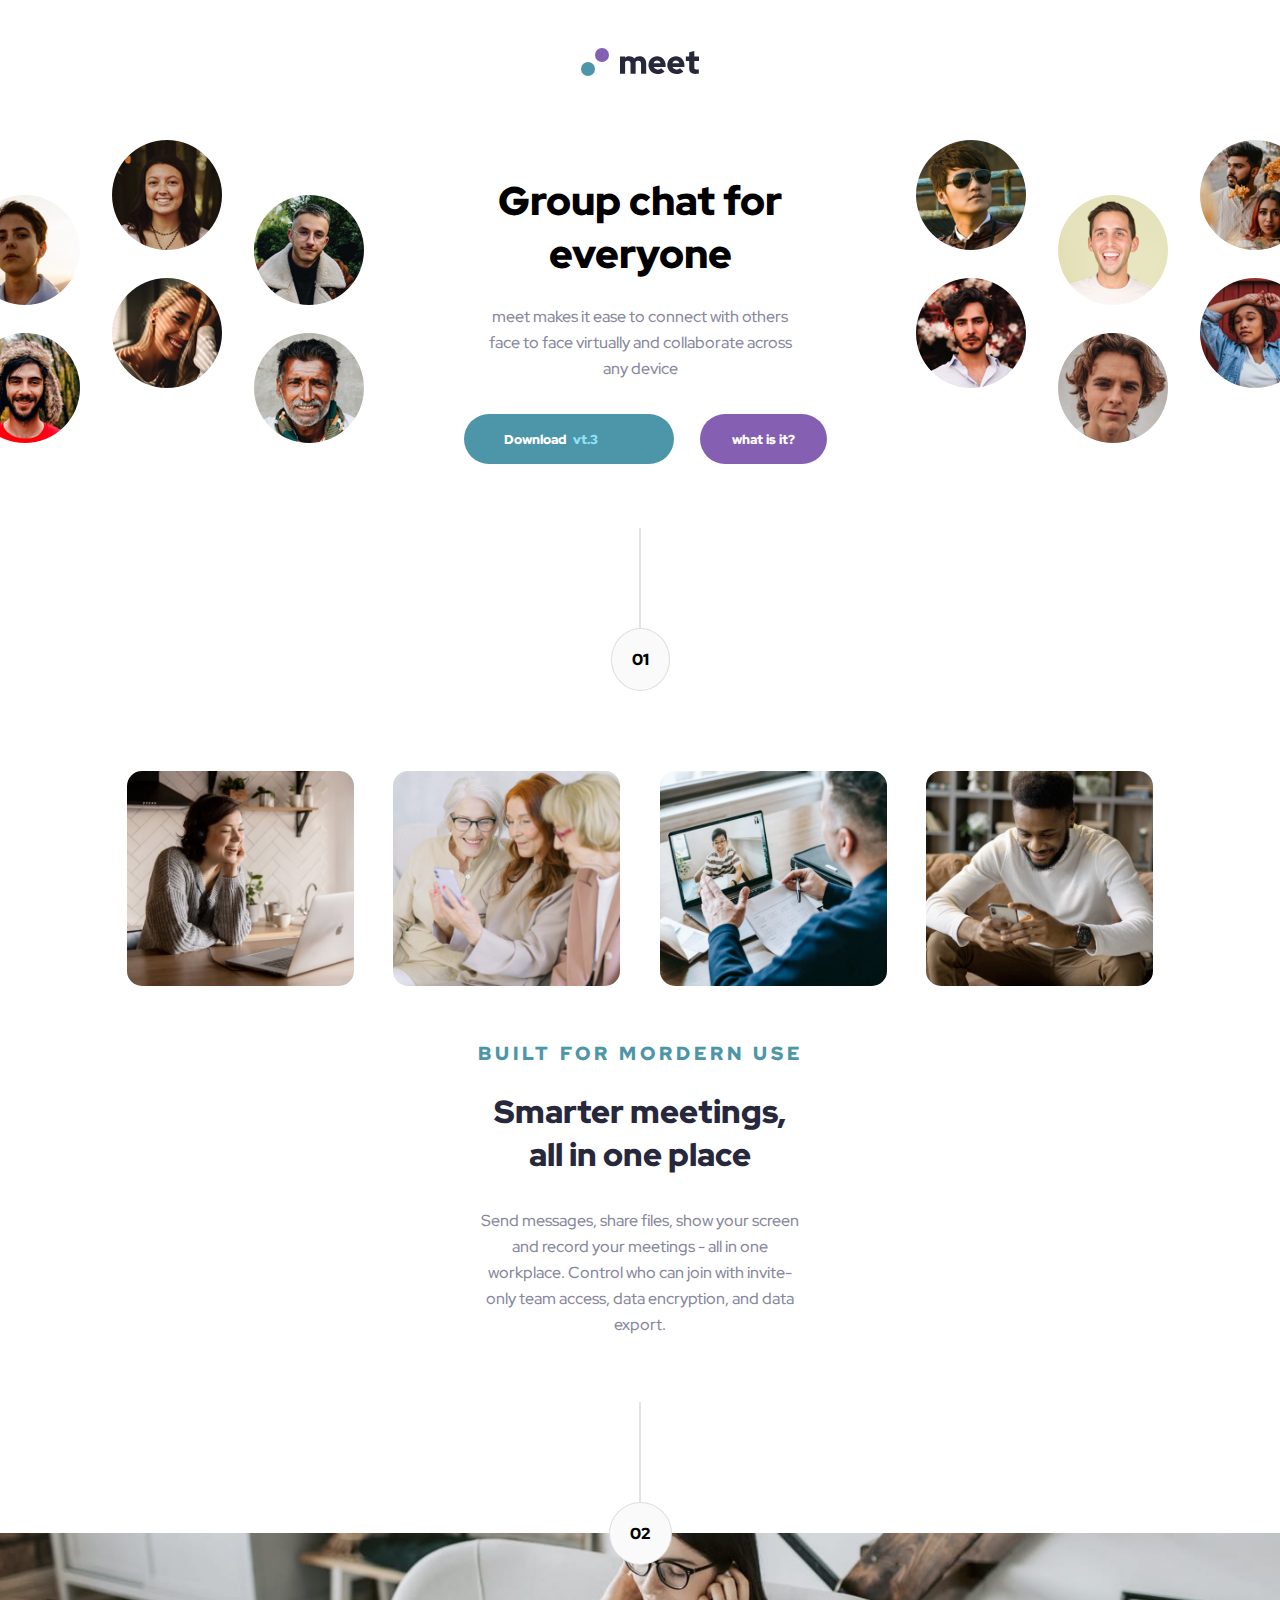
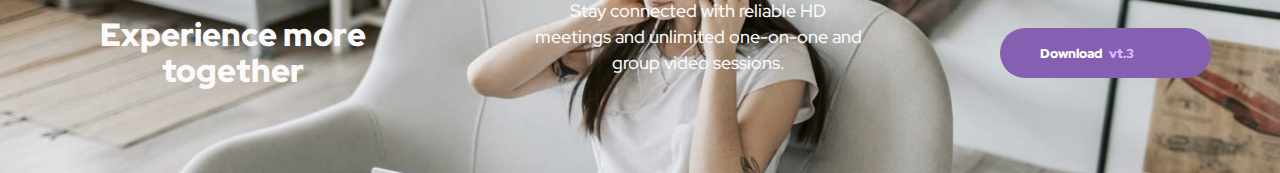
<file: index.html>
<!DOCTYPE html>
<html lang="en">
<head>
  <meta charset="UTF-8">
  <meta name="viewport" content="width=device-width, initial-scale=1.0">
  <title>meet | Online meeting place </title>
  <link rel="stylesheet" href="meet.css">
  <!-- ----------GOOGLE FONT-------------------- -->
  <link rel="preconnect" href="https://fonts.googleapis.com">
<link rel="preconnect" href="https://fonts.gstatic.com" crossorigin>
<link href="https://fonts.googleapis.com/css2?family=Red+Hat+Display:ital,wght@0,300..900;1,300..900&display=swap" rel="stylesheet">
</head>
<body>
  <div class="outer-wrapper">
    <div class="logo">
      <img src="./meet-landing-page/starter-code/assets/logo.svg" width="119" height="28">
    </div>
    <section class="section_1">
      <div class="mobile-hero-banner">
        <div class="hero-banner">
          <div class="img_1">
            <img src="./meet-landing-page/starter-code/assets/desktop/image-hero-left.png" alt="">
          </div>
  
          <div class="img_2">
            <img src="./meet-landing-page/starter-code/assets/desktop/image-hero-right.png" alt="">
          </div>
        </div>
        <div class="banner-text">
          <h1>Group chat for everyone</h1>
          <p>meet makes it ease to connect with others face to face virtually and collaborate across any device</p>
          
            <button class="download">Download <span>vt.3</span></button>
            <button class="what">what is it?</button>
          
        </div>
      </div>

      <div class="hero-banner desktop-hero-banner" id="not_mobile">
          <div class="img_1">
            <img src="./meet-landing-page/starter-code/assets/desktop/image-hero-right.png" alt="">
          </div>

          <div class="img_2">
            <img src="./meet-landing-page/starter-code/assets/desktop/image-hero-left.png" alt="">
          </div>
        
        <div class="desktop-banner-text banner-text">
          <h1>Group chat for everyone</h1>
          <p>meet makes it ease to connect with others face to face virtually and collaborate across any device</p>
          <div class="banner-btn">
            <button class="download">Download <span>vt.3</span></button>
            <button class="what">what is it?</button>
          </div>
        </div>
    </div>
    </section>
    <section class="progress">
      <svg width="1" height="100">
        <line x1="0" y1="0" x2="0" y2="100" stroke="black" stroke-width="1"/>
      </svg>
      
      <div class="track_number">
        01
      </div>
    </section>
    <section class="section_2">
      <div class="dis__images">
        <div class="dis_img1 images">
          <img src="./meet-landing-page/starter-code/assets/desktop/image-woman-in-videocall.jpg" alt="">
        </div>
        <div class="dis_img2 images">
          <img src="./meet-landing-page/starter-code/assets/desktop/image-women-videochatting.jpg" alt="">
        </div>
        <div class="dis_img3 images">
          <img src="./meet-landing-page/starter-code/assets/desktop/image-men-in-meeting.jpg" alt="">
        </div>
        <div class="dis_img4 images">
          <img src="./meet-landing-page/starter-code/assets/desktop/image-man-texting.jpg" alt="">
        </div>
      </div>
    </section>
    <section class="text_div">
      <h3>Built for mordern use</h3>
      <h1>Smarter meetings, all in one place</h1>
      <p>Send messages, share files, show your screen and record your meetings - all in one workplace. Control who can join with invite-only team access, data encryption, and data export.</p>
    </section>
    <section class="progress">
      <svg width="1" height="100">
        <line x1="0" y1="0" x2="0" y2="100" stroke="black" stroke-width="1"/>
      </svg>
      
      <div class="track_number">
        02
      </div>
    </section>
    <footer>
      <div class="footer_container">
        <div>
          <h1>
            Experience more together
          </h1>
        </div>
        <div>
          <p class="footer_text">
            Stay connected with reliable HD meetings and unlimited one-on-one and group video sessions.
          </p>
        </div>
          <div>
          <button class="download footer_btn">Download 
            <span>vt.3</span>
          </button>
          </div>
      </div>
    </footer>




  </div>
</body>
</html>
</file>
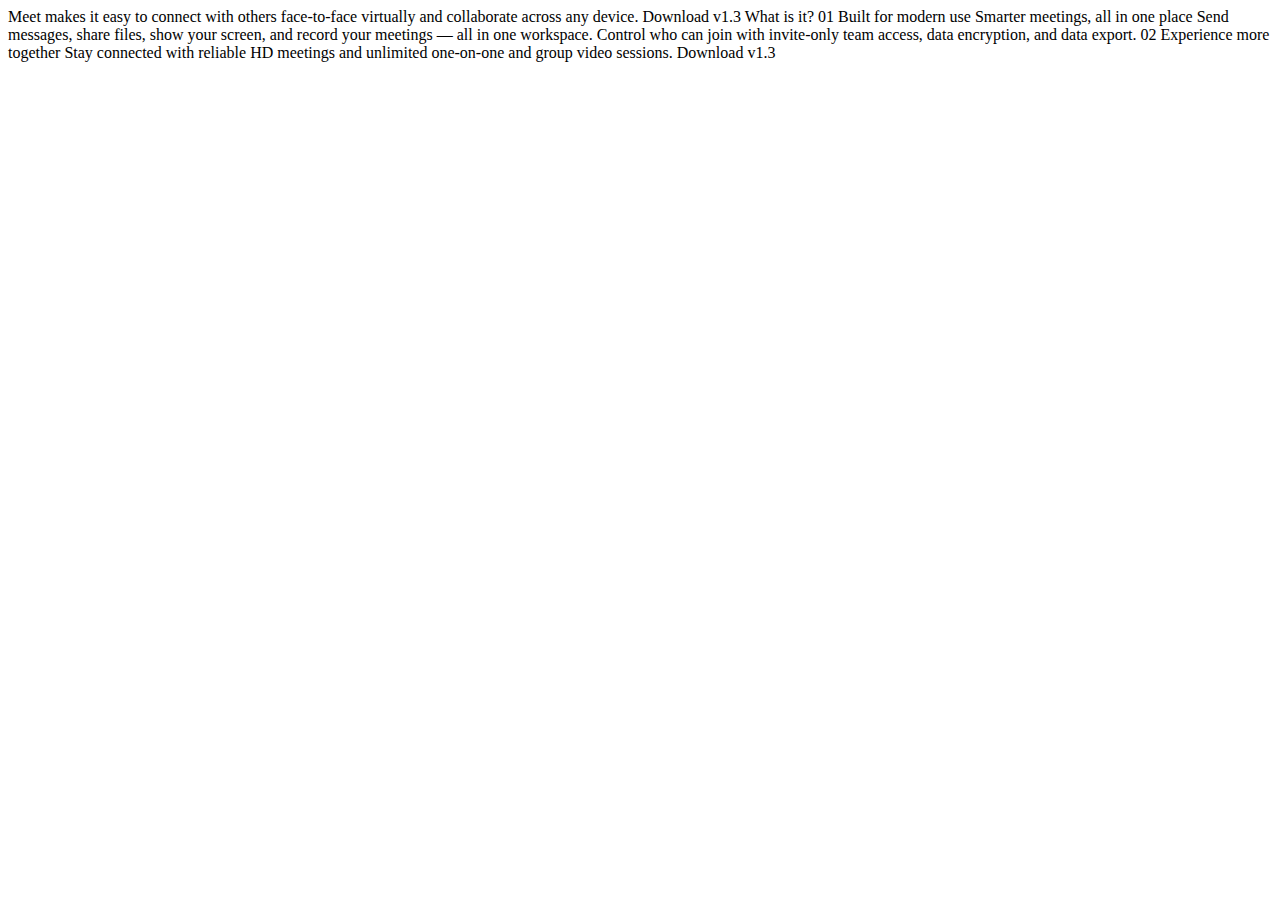
<file: meet-landing-page/starter-code/index.html>
<!DOCTYPE html>
<html lang="en">
<head>
  <meta charset="UTF-8">
  <meta name="viewport" content="width=device-width, initial-scale=1.0">

  <link rel="icon" type="image/png" sizes="32x32" href="./assets/favicon-32x32.png">
  
  <title>Frontend Mentor | Meet landing page</title>
</head>
<body>
  Meet makes it easy to connect with others face-to-face virtually and collaborate across any device.

  Download v1.3
  What is it?

  01
  Built for modern use

  Smarter meetings, all in one place

  Send messages, share files, show your screen, and record your meetings — all in one 
  workspace. Control who can join with invite-only team access, data encryption, and data export.

  02
  Experience more together
  Stay connected with reliable HD meetings and unlimited one-on-one and group video sessions.

  Download v1.3
</body>
</html>
</file>
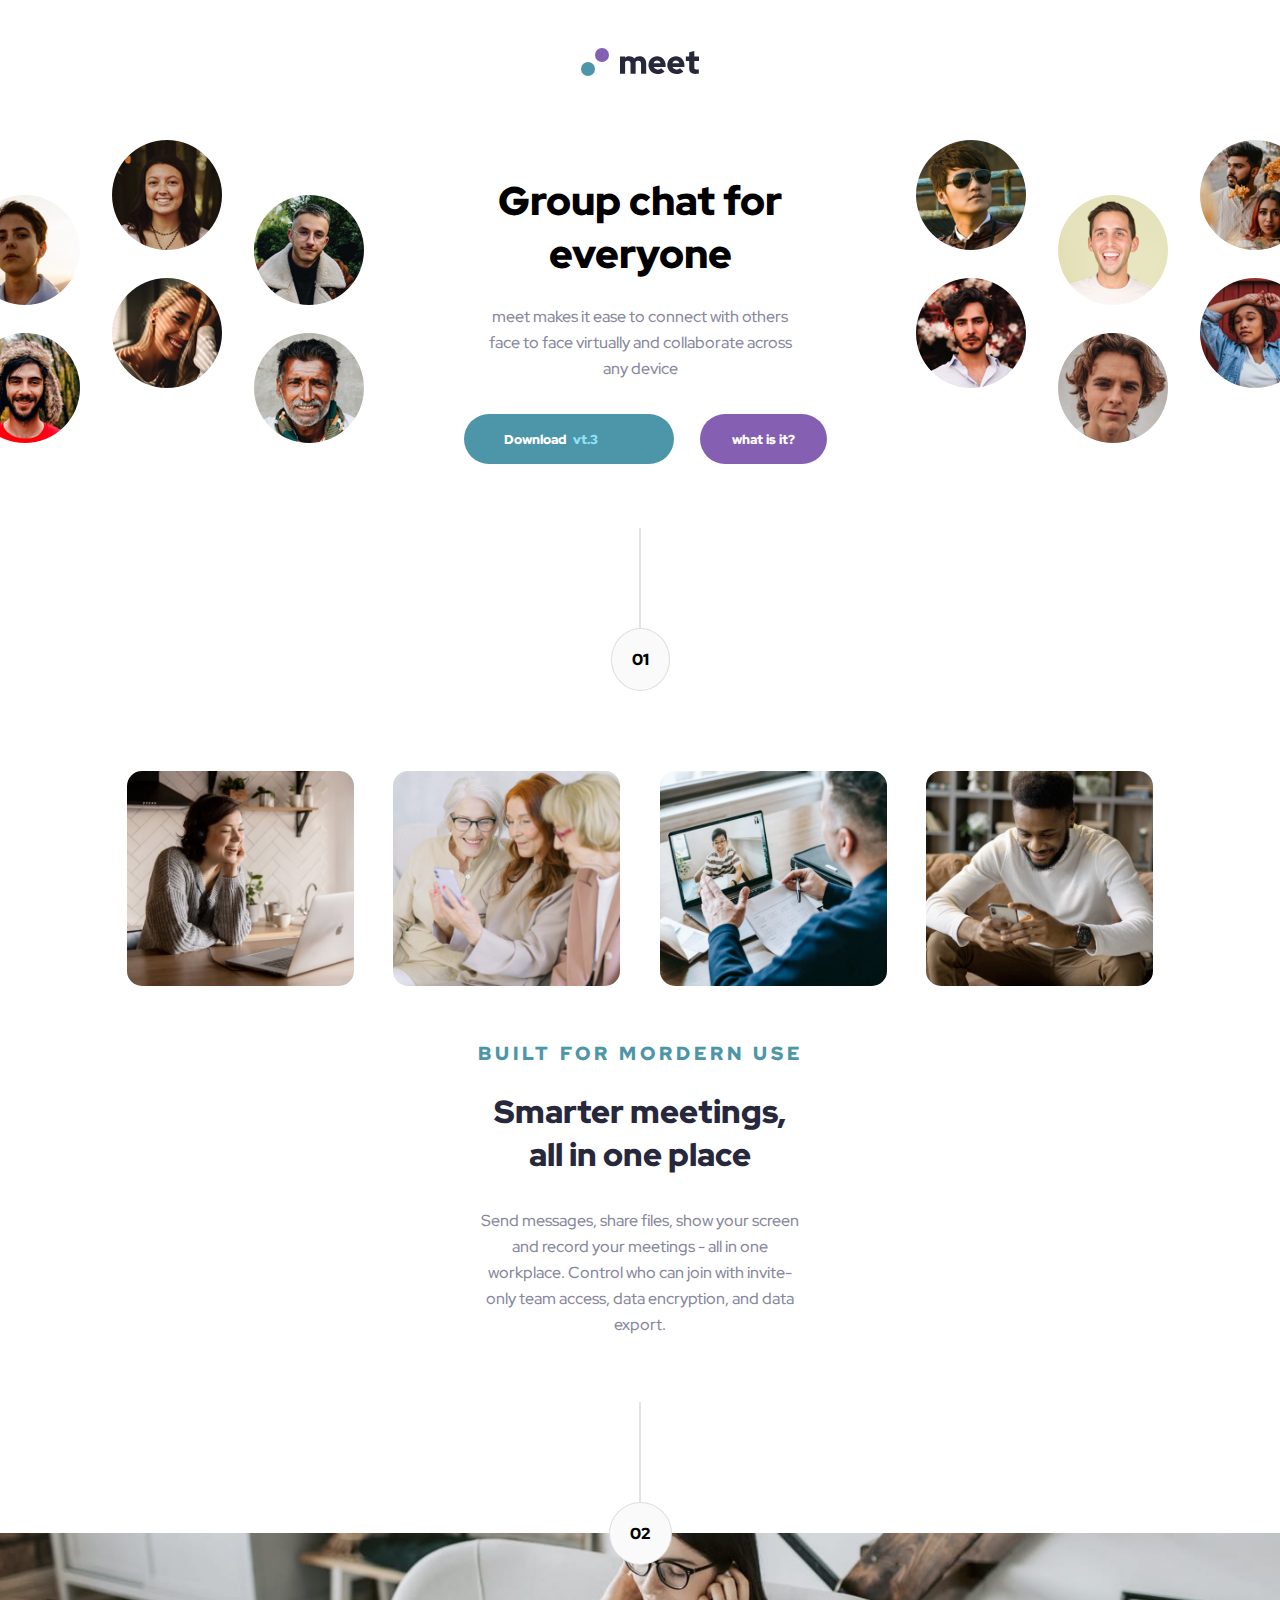
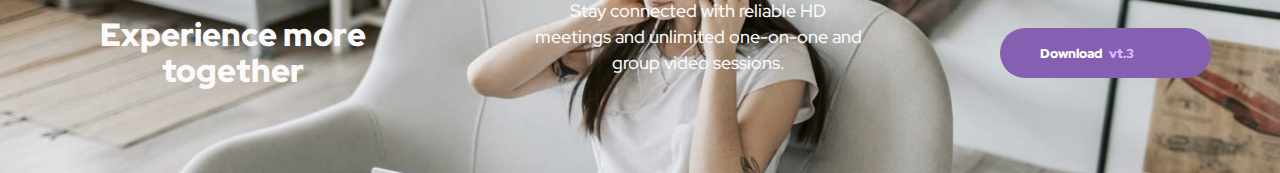
<file: meet.html>
<!DOCTYPE html>
<html lang="en">
<head>
  <meta charset="UTF-8">
  <meta name="viewport" content="width=device-width, initial-scale=1.0">
  <title>meet | </title>
  <link rel="stylesheet" href="meet.css">
  <!-- ----------GOOGLE FONT-------------------- -->
  <link rel="preconnect" href="https://fonts.googleapis.com">
<link rel="preconnect" href="https://fonts.gstatic.com" crossorigin>
<link href="https://fonts.googleapis.com/css2?family=Red+Hat+Display:ital,wght@0,300..900;1,300..900&display=swap" rel="stylesheet">
</head>
<body>
  <div class="outer-wrapper">
    <div class="logo">
      <img src="./meet-landing-page/starter-code/assets/logo.svg" width="119" height="28">
    </div>
    <section class="section_1">
      <div class="mobile-hero-banner">
        <div class="hero-banner">
          <div class="img_1">
            <img src="./meet-landing-page/starter-code/assets/desktop/image-hero-left.png" alt="">
          </div>
  
          <div class="img_2">
            <img src="./meet-landing-page/starter-code/assets/desktop/image-hero-right.png" alt="">
          </div>
        </div>
        <div class="banner-text">
          <h1>Group chat for everyone</h1>
          <p>meet makes it ease to connect with others face to face virtually and collaborate across any device</p>
          
            <button class="download">Download <span>vt.3</span></button>
            <button class="what">what is it?</button>
          
        </div>
      </div>

      <div class="hero-banner desktop-hero-banner" id="not_mobile">
          <div class="img_1">
            <img src="./meet-landing-page/starter-code/assets/desktop/image-hero-right.png" alt="">
          </div>

          <div class="img_2">
            <img src="./meet-landing-page/starter-code/assets/desktop/image-hero-left.png" alt="">
          </div>
        
        <div class="desktop-banner-text banner-text">
          <h1>Group chat for everyone</h1>
          <p>meet makes it ease to connect with others face to face virtually and collaborate across any device</p>
          <div class="banner-btn">
            <button class="download">Download <span>vt.3</span></button>
            <button class="what">what is it?</button>
          </div>
        </div>
    </div>
    </section>
    <section class="progress">
      <svg width="1" height="100">
        <line x1="0" y1="0" x2="0" y2="100" stroke="black" stroke-width="1"/>
      </svg>
      
      <div class="track_number">
        01
      </div>
    </section>
    <section class="section_2">
      <div class="dis__images">
        <div class="dis_img1 images">
          <img src="./meet-landing-page/starter-code/assets/desktop/image-woman-in-videocall.jpg" alt="">
        </div>
        <div class="dis_img2 images">
          <img src="./meet-landing-page/starter-code/assets/desktop/image-women-videochatting.jpg" alt="">
        </div>
        <div class="dis_img3 images">
          <img src="./meet-landing-page/starter-code/assets/desktop/image-men-in-meeting.jpg" alt="">
        </div>
        <div class="dis_img4 images">
          <img src="./meet-landing-page/starter-code/assets/desktop/image-man-texting.jpg" alt="">
        </div>
      </div>
    </section>
    <section class="text_div">
      <h3>Built for mordern use</h3>
      <h1>Smarter meetings, all in one place</h1>
      <p>Send messages, share files, show your screen and record your meetings - all in one workplace. Control who can join with invite-only team access, data encryption, and data export.</p>
    </section>
    <section class="progress">
      <svg width="1" height="100">
        <line x1="0" y1="0" x2="0" y2="100" stroke="black" stroke-width="1"/>
      </svg>
      
      <div class="track_number">
        02
      </div>
    </section>
    <footer>
      <div class="footer_container">
        <div>
          <h1>
            Experience more together
          </h1>
        </div>
        <div>
          <p class="footer_text">
            Stay connected with reliable HD meetings and unlimited one-on-one and group video sessions.
          </p>
        </div>
          <div>
          <button class="download footer_btn">Download 
            <span>vt.3</span>
          </button>
          </div>
      </div>
    </footer>




  </div>
</body>
</html>
</file>
<file: meet.css>
*{
  margin: 0;
  padding: 0;
  box-sizing: border-box;
  font-family: "Red Hat Display", sans-serif;
  text-align: center;
}

.outer-wrapper{
  overflow: hidden;
}
.logo{
  padding: 48px 0;
  display: flex;
  justify-content: center;
  align-self: center;
}

.hero-banner{
  display: flex;
  justify-content: center;
  align-items: center;
  overflow: hidden;
}

.banner-text{
  text-align: center;
  font-family: "Red Hat Display";
}

.banner-text h1{
  font-size: 40px;
  font-weight: 900;
  width: 375px;
  margin: 50px auto 24px;
  overflow: hidden;
  flex-shrink: 1;
}

.banner-text p{
  width: 327px;
  margin: 0 auto 32px;
  color: #87879D;
  font-weight: 500;
  line-height: 26px;
}

.desktop-hero-banner{
  display: none;
}

button{
  border-radius: 29px;
  border: none;
  color: white;
  display: block;
  margin: 0 auto;
}

.download{
  padding:1rem 2.8rem 1rem 2.5rem;;
  background-color: #4D96A9;
  font-weight: 900;
  white-space: nowrap;
}

.download span {
  color: #8FE3F9;
 font-weight: 900;
 margin-left: 4px;
}

.what{
  background-color:#855FB1;
  padding: 1rem 2rem;
  font-weight: 900;
  margin-top: 20px;
  white-space: nowrap;
}

.progress{
  text-align: center;
  margin-top: 64px;
}

.track_number{
padding: 20px;
 border: 2px solid red;
 display: inline-block;
 border-radius: 50%;
border: 1px solid rgba(135, 135, 157, 0.25);
background: #FAFAFA;
text-align: center;
color: black;
font-weight: 900;
}

svg{
  display: block;
  margin: 0 auto;
  border: 1px solid rgba(135, 135, 157, 0.25);
}

/* ---------------SECTION 2-------------
----------------- */

.dis__images{
  display: flex;
  flex-wrap: wrap;
  justify-content: center;
  gap: 15px ;
  padding: 0 2rem;
  margin-top: 5rem;
}
.images img{
  width: 100%;
  border-radius: 15px;
}
.images{
  width: 100px;
  border-radius: 5px;
}

.text_div h3{
  color: #4D96A9;
  font-weight: 900;
  letter-spacing: 4px;
  text-transform: uppercase;
  margin: 50px 24px 24px  24px;
}

.text_div h1{
  width: 327px;
  color: #28283D;
  font-weight: 900;
  font-size: 32px;
  margin: 0 auto 32px;
}

.text_div p{
  width: 327px;
  margin: 0 auto;
  color: #87879D;
  line-height: 26px;
  font-weight: 500;
}


footer{
  background-image: url(./meet-landing-page/starter-code/assets/mobile/image-footer.jpg);
  background-repeat: no-repeat;
  background-position: contain;
  background-size: cover;
}

/* ------DESKTOP---------------------- */
@media screen and (min-width:1024px) {

  .desktop-hero-banner{
    display: flex;
    justify-content: space-between;
  }

  .mobile-hero-banner{
    display: none;
  }

  .banner-btn{
    display: flex;
  }

  .download{
    padding:1rem 4.8rem 1rem 2.5rem ;
    background-color: #4D96A9;
    font-weight: 900;
    cursor: pointer;
  }
  
  .download span {
    color: #8FE3F9;
   font-weight: 900;
   margin-left: 4px;
  }
  
  .what{
    background-color:#855FB1;
    padding:1rem 2rem;
    font-weight: 900;
    margin: 0 0 0 15px;
    cursor: pointer;
  }

  .dis__images{
    display: flex;
    flex-wrap: wrap;
    justify-content: center;
    gap: 10px;
    padding: 0 2rem;
  }

  .images{
    width: 227px;
  }

  .img_1{
    order: 3;
    margin-right: -30px;
  }
  .img_2{
    margin-left: -30px;
  }
  .dis__images {
    display: flex;
    justify-content: space-around;
    padding: 0 7rem;
  }
  footer{
    background-image: url(./meet-landing-page/starter-code/assets/desktop/image-footer.jpg);
    height: 15rem;
  }

  .footer_container{
    display: flex;
    justify-content: space-around;
    align-items: center;
    padding: 2rem 5rem;
    flex-shrink: 1;
  }

  .footer_container div h1{
    padding: 0;
    margin: 0;
  }

  .footer_text{
    line-height: 500px;
  }

}


/* ----------TABLET--------------------- */

@media screen and (min-width:450px) and (max-width:1023px) {  

  .outer-wrapper{
    overflow: hidden;
  }

  .desktop-hero-banner{
    display: none;
  }
  .mobile-banner-btn{
    display: flex;
    text-align: center;
  }

  .download span {
    color: #8FE3F9;
    font-weight: 900;
    margin-left: 4px;
  }
  
  .download{
    padding:1rem 4.8rem 1rem 2.5rem ;
    background-color: #4D96A9;
    font-weight: 900;
    margin: 0;
    display: inline;
  }
  
  .download span {
    color: #8FE3F9;
    font-weight: 900;
    margin-left: 4px;
  }
  
  .what{
    background-color:#855FB1;
    padding:1rem 2rem;
    font-weight: 900;
    margin: 0 0 0 15px;
    cursor: pointer;
    display: inline;
  }

    footer{
    background-image: url(./meet-landing-page/starter-code/assets/tablet/image-footer.jpg);
    height: 15rem;
    
  }

  .footer_container{
    display: flex;
    justify-content: space-around;
    align-items: center;
    padding: 2rem 5rem;

  }

  .footer_container div h1{
    padding: 0;
    margin: 0;
  }

  .footer_text{
    line-height: 500px;
  }



}



.footer_container{
  /* background-color: rgb(0, 183, 255); */
  margin-top: -32px;
  height: 100%;
  /* opacity: 0.6; */
  padding: 2rem 0;
}

.footer_container h1{
  font-weight: 900;
  color: #FAFAFA;
  font-family: "Red Hat Display";
  font-size: 32px;
  line-height: 36px;
  width: 327px;
  margin: 0 auto;
  padding: 65px 0 24px;
  }

  .footer_text {
    width: 327px;
    color: #FAFAFA;
    font-size: 18px;
    line-height: 26px;
    font-weight: 500;
    margin: 0 auto 32px;
    overflow: hidden;
  }

  .footer_btn {
    background-color: #855FB1;
    flex-shrink: 2;
  }

  .footer_btn span{
    color: #D9B8FF;
  }
</file>
